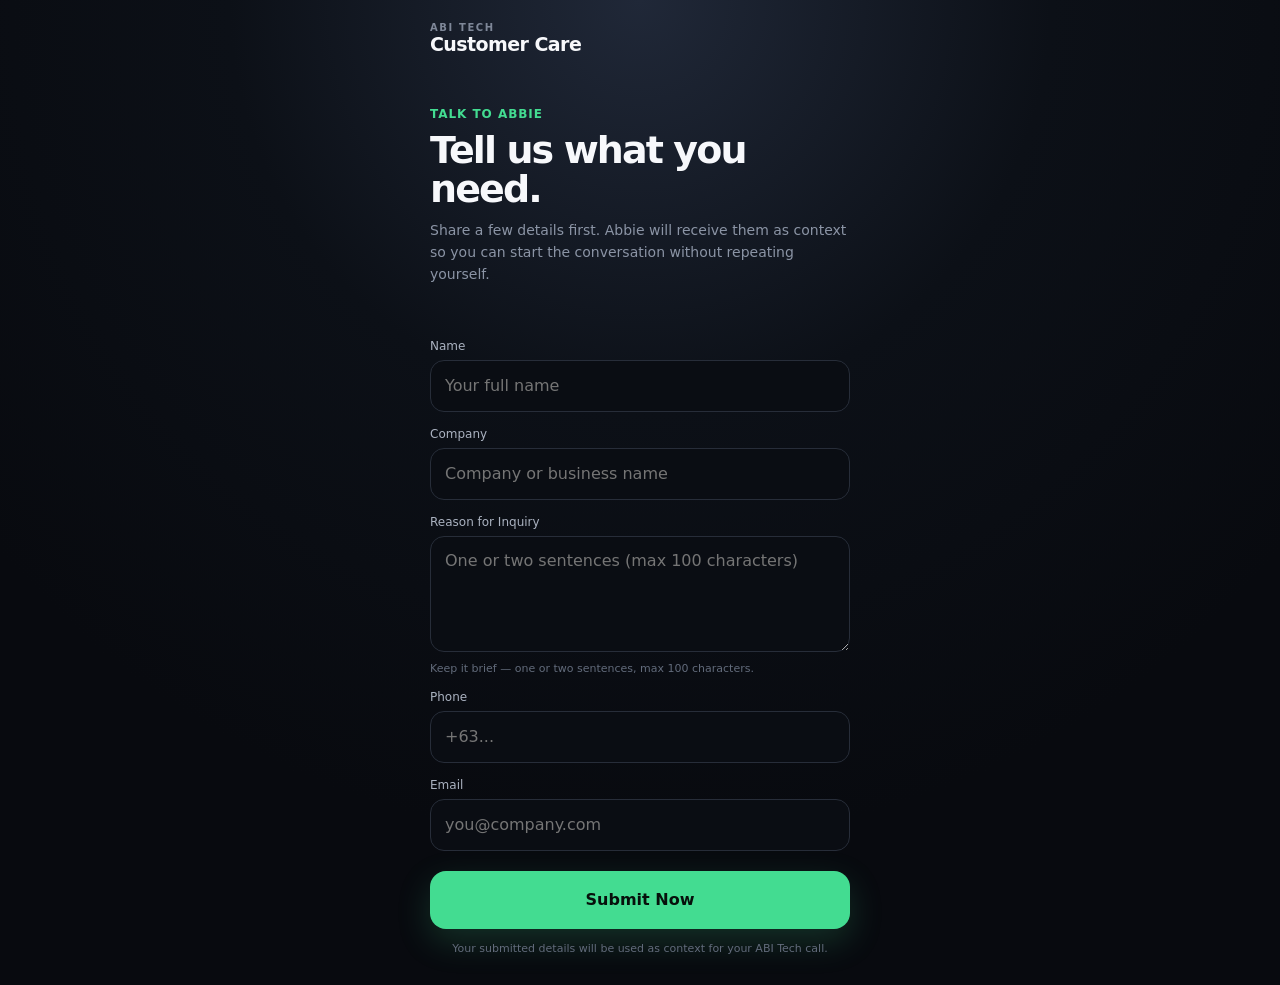
<file: main/untitled folder/index.html>
<!doctype html><html lang="en"><head><meta charset="utf-8"><meta name="viewport" content="width=device-width,initial-scale=1,maximum-scale=1,user-scalable=no,viewport-fit=cover"><meta name="theme-color" content="#080a0f"><title>ABI Tech — Talk to Abbie</title><link rel="stylesheet" href="./css/styles.css"></head><body><main class="app"><header><div class="brand"><small>ABI TECH</small><strong>Customer Care</strong></div></header><section class="hero"><div class="eyebrow">Talk to Abbie</div><h1>Tell us what you need.</h1><p>Share a few details first. Abbie will receive them as context so you can start the conversation without repeating yourself.</p></section><form class="form" id="leadForm"><div class="field"><label for="leadName">Name</label><input id="leadName" autocomplete="name" required placeholder="Your full name"></div><div class="field"><label for="leadCompany">Company</label><input id="leadCompany" autocomplete="organization" required placeholder="Company or business name"></div><div class="field"><label for="leadReason">Reason for Inquiry</label><textarea id="leadReason" required maxlength="100" placeholder="One or two sentences (max 100 characters)"></textarea><small class="field-hint">Keep it brief — one or two sentences, max 100 characters.</small></div><div class="field"><label for="leadPhone">Phone</label><input id="leadPhone" type="tel" autocomplete="tel" required placeholder="+63..."></div><div class="field"><label for="leadEmail">Email</label><input id="leadEmail" type="email" autocomplete="email" required placeholder="you@company.com"></div><button class="submit" type="submit">Submit Now</button><p class="note">Your submitted details will be used as context for your ABI Tech call.</p></form></main><script src="./js/config.js"></script><script src="./js/index.js"></script></body></html>
</file>
<file: main/untitled folder/css/styles.css>
:root{--bg:#080a0f;--card:#11151d;--line:#272d39;--text:#f7f8fb;--muted:#8b94a5;--green:#43dc91;--red:#ff5c65}
*{box-sizing:border-box;-webkit-tap-highlight-color:transparent}html,body{margin:0;min-height:100%;background:radial-gradient(circle at 50% 0,#202838 0,#0c1017 35%,var(--bg) 72%);color:var(--text);font-family:Inter,ui-sans-serif,system-ui,-apple-system,"Segoe UI",sans-serif}body{min-height:100dvh}button,input,textarea{font:inherit}
.app{width:min(100%,460px);min-height:100dvh;margin:auto;padding:22px 20px calc(28px + env(safe-area-inset-bottom));display:flex;flex-direction:column}
header,.top{display:flex;justify-content:space-between;align-items:center}.brand small{display:block;color:#7e8798;letter-spacing:.16em;font-size:10px;font-weight:700}.brand strong{font-size:19px;letter-spacing:-.03em}
.hero{padding:52px 0 28px}.eyebrow{color:var(--green);font-size:12px;font-weight:800;letter-spacing:.08em;text-transform:uppercase}.hero h1{margin:10px 0;font-size:38px;line-height:1.02;letter-spacing:-.05em}.hero p{margin:0;color:var(--muted);line-height:1.6;font-size:14px}
.form{margin-top:10px}.field{margin-top:15px}.field label{display:block;color:#aab2c0;font-size:12px;margin-bottom:7px}.field input,.field textarea{width:100%;border:1px solid var(--line);border-radius:14px;background:#0a0d13;color:#fff;padding:0 14px;outline:none}.field input{height:52px}.field textarea{min-height:116px;padding:14px;resize:vertical}.field input:focus,.field textarea:focus{border-color:#4b566b}.field-hint{display:block;color:#626b7b;font-size:11px;margin-top:6px}
.submit{margin-top:20px;width:100%;height:58px;border:0;border-radius:16px;background:var(--green);color:#07110c;font-size:16px;font-weight:800;cursor:pointer;box-shadow:0 12px 34px #43dc9130}.submit:active{transform:scale(.985)}.note,.hint{text-align:center;color:#626b7b;font-size:11px;line-height:1.5;margin:12px 5px 0}
.callBody{overflow:hidden;background:radial-gradient(circle at 50% 18%,#263147 0,#101620 30%,#080a0f 72%)}.call{min-height:100dvh;width:min(100%,520px);margin:auto;padding:max(22px,env(safe-area-inset-top)) 22px calc(26px + env(safe-area-inset-bottom));display:flex;flex-direction:column}.back{width:42px;height:42px;border:1px solid var(--line);border-radius:50%;background:#11151d;color:#fff;font-size:19px}.center{flex:1;display:flex;flex-direction:column;justify-content:center;align-items:center;text-align:center}
.avatar{width:132px;height:132px;border-radius:50%;display:grid;place-items:center;background:linear-gradient(145deg,#202838,#0e1219);border:1px solid #354055;box-shadow:0 30px 90px #000a;position:relative}.avatar:before{content:"A";font-size:54px;font-weight:800}.avatar.live:after{content:"";position:absolute;inset:-11px;border:1px solid #43dc9188;border-radius:50%;animation:pulse 1.6s infinite}@keyframes pulse{50%{transform:scale(1.08);opacity:.2}}
.call h1{font-size:31px;letter-spacing:-.045em;margin:28px 0 7px}.sub{margin:0;color:var(--muted);font-size:14px}.context{margin-top:18px;max-width:360px;padding:12px 15px;border:1px solid #293243;border-radius:14px;background:#111720aa;color:#c5ccd8;font-size:12px;line-height:1.45}.state{margin-top:23px;display:flex;gap:8px;align-items:center;color:#a7afbd;font-size:13px}.dot{width:8px;height:8px;background:#697386;border-radius:50%}.dot.live{background:var(--green);box-shadow:0 0 0 5px #43dc9117}.dot.bad{background:var(--red)}.timer{margin-top:10px;font-size:25px;font-variant-numeric:tabular-nums}.end{width:100%;height:58px;border:0;border-radius:16px;background:var(--red);color:#fff;font-weight:800;font-size:16px}.end:disabled{opacity:.55}.toast{position:fixed;left:50%;bottom:24px;transform:translate(-50%,20px);background:#fff;color:#080a0e;padding:10px 15px;border-radius:999px;font-size:12px;font-weight:700;opacity:0;transition:.2s;pointer-events:none}.toast.show{opacity:1;transform:translate(-50%,0)}
</file>
